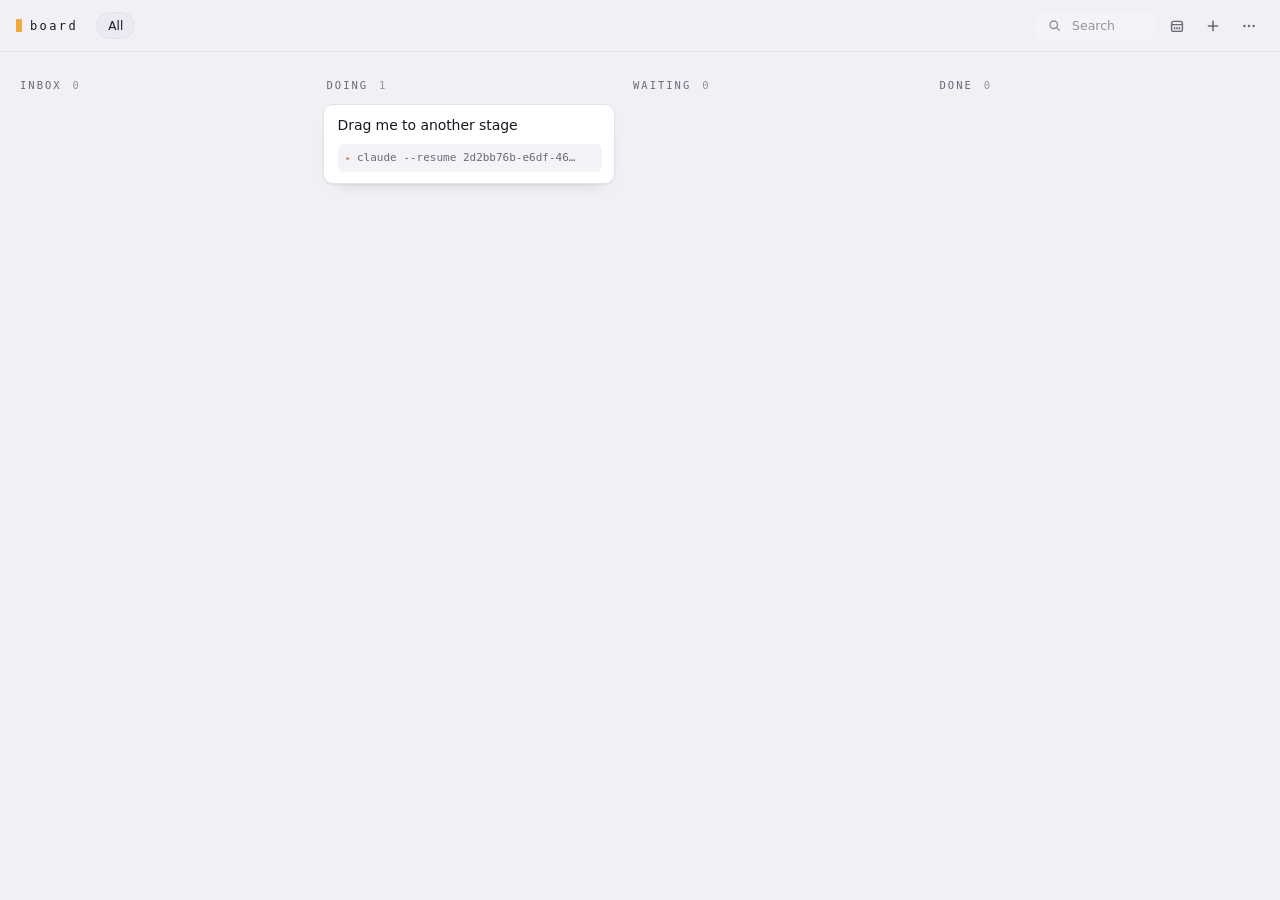
<file: index.html>
<!doctype html>
<html lang="en" data-theme="light">
<head>
<meta charset="utf-8">
<meta name="viewport" content="width=device-width, initial-scale=1, viewport-fit=cover">
<title>board</title>
<link rel="stylesheet" href="styles.css">
<link rel="icon" href="data:image/svg+xml,<svg xmlns='http://www.w3.org/2000/svg' viewBox='0 0 32 32'><rect width='32' height='32' rx='7' fill='%2314131A'/><rect x='9' y='7' width='6' height='18' rx='1.5' fill='%23FFB454'/><rect x='18' y='7' width='6' height='11' rx='1.5' fill='%235B5768'/></svg>">
</head>
<body>

<header class="rail">
  <div class="brand"><span class="blink"></span>board</div>

  <div class="filters" id="filters"></div>

  <div class="tools">
    <label class="search" id="searchWrap">
      <input id="q" type="text" placeholder="Search" spellcheck="false" autocomplete="off">
    </label>
    <button class="icon" id="reportBtn" title="Weekly report &nbsp;R"></button>
    <button class="icon" id="newTask" title="New task &nbsp;N"></button>
    <button class="icon" id="menuBtn" title="More"></button>
  </div>
</header>

<main class="board" id="board"></main>

<div class="scrim" id="scrim" hidden></div>

<!-- task editor -->
<section class="sheet" id="editor" hidden role="dialog" aria-modal="true" aria-label="Task">
  <div class="sheet-body">
    <textarea id="f-title" class="f-title" rows="1" placeholder="What needs doing?" spellcheck="false"></textarea>
    <div class="seg" id="f-stage"></div>
    <textarea id="f-notes" class="f-notes" rows="3" placeholder="Notes"></textarea>

    <div class="field">
      <span class="lbl">Project</span>
      <div class="chooser" id="f-project"></div>
    </div>

    <div class="field">
      <span class="lbl">Session</span>
      <div class="cmd-input" id="f-session-wrap">
        <span class="caret">&#9656;</span>
        <input id="f-session" type="text" spellcheck="false" autocomplete="off" placeholder="claude --resume 2d2bb76b-…">
        <button class="icon sm" id="f-session-copy" title="Copy"></button>
      </div>
    </div>
  </div>

  <footer class="sheet-foot">
    <button class="ghost" id="f-archive">Archive</button>
    <span class="grow"></span>
    <button class="primary" id="f-save">Save</button>
  </footer>
</section>

<!-- weekly report -->
<section class="sheet wide" id="report" hidden role="dialog" aria-modal="true" aria-label="Weekly report">
  <header class="rep-head">
    <div>
      <button class="wk" id="rep-week" aria-haspopup="true">
        <span id="rep-label"></span>
        <svg viewBox="0 0 16 16" fill="none" stroke="currentColor" stroke-width="1.5" stroke-linecap="round" stroke-linejoin="round"><path d="M4.5 6.5L8 10l3.5-3.5"/></svg>
      </button>
      <p class="rep-sum" id="rep-sum"></p>
    </div>
    <span class="grow"></span>
    <button class="icon sm" id="rep-prev" title="Previous week"></button>
    <button class="icon sm" id="rep-next" title="Next week"></button>
    <button class="icon sm gap" id="rep-close" title="Close"></button>
  </header>

  <div class="rep-body" id="rep-body"></div>

  <footer class="sheet-foot">
    <button class="ghost" id="rep-all">Select all</button>
    <span class="count" id="rep-count"></span>
    <span class="grow"></span>
    <button class="ghost" id="rep-copy">Copy markdown</button>
    <button class="primary" id="rep-save">Download .md</button>
  </footer>
</section>

<div class="menu weeks" id="weeks" hidden></div>

<!-- projects -->
<aside class="panel" id="projects" hidden role="dialog" aria-modal="true" aria-label="Projects">
  <header class="panel-head">
    <h2>Projects</h2>
    <button class="icon" data-close></button>
  </header>
  <div class="panel-body" id="proj-list"></div>
  <form class="panel-foot" id="proj-add">
    <input id="proj-name" type="text" placeholder="New project" spellcheck="false" autocomplete="off">
    <button class="primary sm" type="submit">Add</button>
  </form>
</aside>

<!-- archive: everything that has left the board -->
<aside class="panel" id="archive" hidden role="dialog" aria-modal="true" aria-label="Archive">
  <header class="panel-head">
    <h2>Archive</h2>
    <button class="icon" data-close></button>
  </header>
  <div class="panel-body" id="arch-list"></div>
  <footer class="panel-foot arch-foot">
    <span class="arch-n" id="arch-n"></span>
    <span class="grow"></span>
    <button class="ghost danger" id="arch-empty" hidden>Delete all</button>
  </footer>
</aside>

<!-- menu -->
<div class="menu" id="menu" hidden>
  <button data-act="projects">Projects<kbd>P</kbd></button>
  <button data-act="archive">Archive<kbd>A</kbd></button>
  <button data-act="theme">Toggle theme<kbd>T</kbd></button>
  <hr>
  <button data-act="addcol">Add stage</button>
  <button data-act="archive-last" id="act-archive-last">Archive finished</button>
  <hr>
  <button data-act="export">Export backup</button>
  <button data-act="import">Import backup</button>
</div>

<div class="toast" id="toast" hidden>
  <span id="toast-msg"></span>
  <button id="toast-undo">Undo</button>
</div>

<input type="file" id="importFile" accept="application/json,.json" hidden>

<script src="core.js"></script>
<script src="app.js"></script>
</body>
</html>
</file>
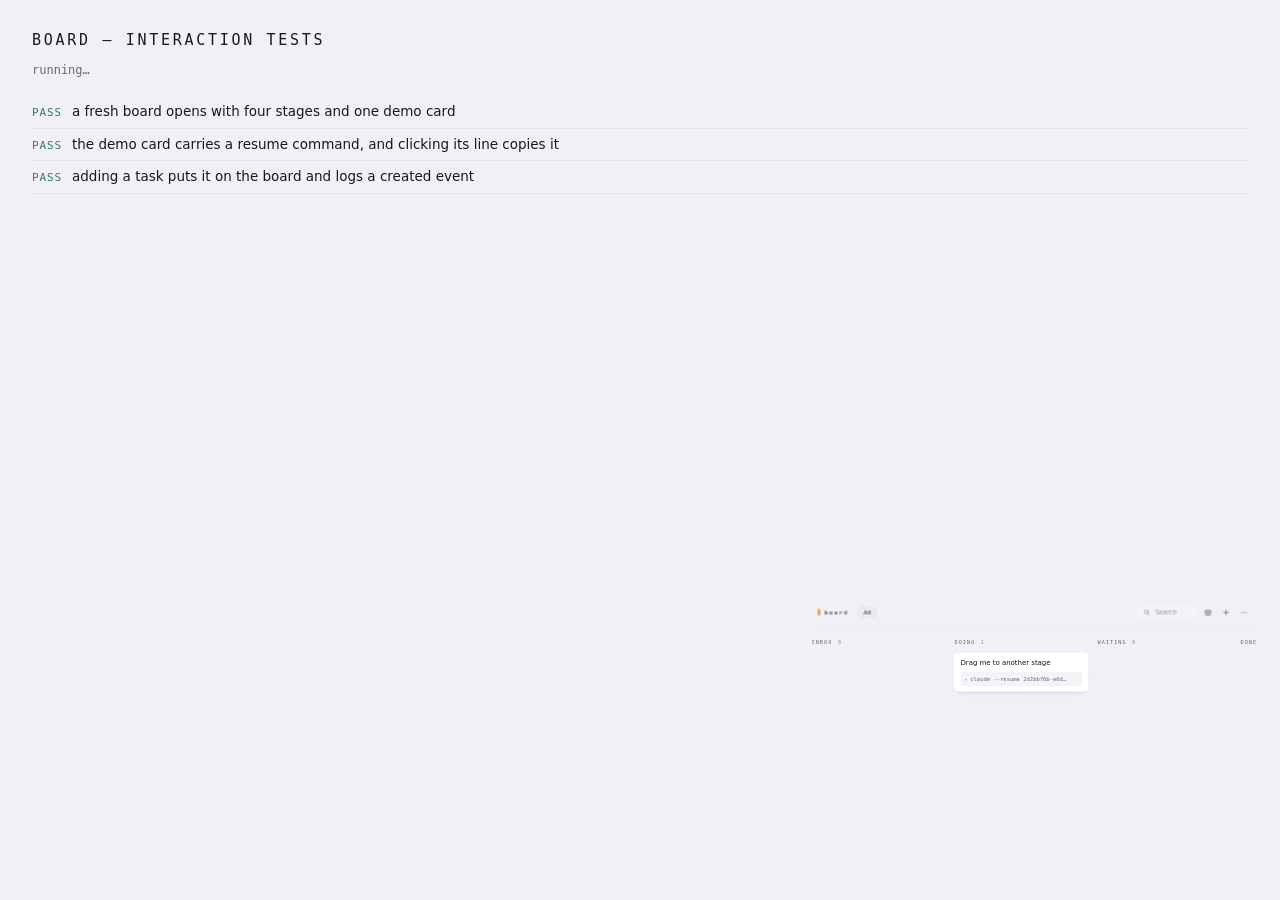
<file: tests/dom.test.html>
<!doctype html>
<html lang="en">
<head>
<meta charset="utf-8">
<title>board — interaction tests</title>
<style>
  body { font: 14px/1.6 "Avenir Next", system-ui, sans-serif; margin: 0; padding: 28px 32px; background: #F1F0F5; color: #191722; }
  h1 { font-size: 15px; letter-spacing: .18em; text-transform: uppercase; font-family: "SF Mono", ui-monospace, monospace; font-weight: 500; margin: 0 0 4px; }
  #sum { font: 400 12px/1 "SF Mono", ui-monospace, monospace; color: #6B6779; margin-bottom: 20px; }
  ol { margin: 0; padding: 0; list-style: none; }
  li { padding: 5px 0; border-bottom: 1px solid #E3E1EB; font-size: 13.5px; }
  li b { font: 500 11px "SF Mono", ui-monospace, monospace; letter-spacing: .08em; margin-right: 10px; }
  .pass b { color: #2E7D5B; }
  .fail { color: #C93B58; }
  .fail b { color: #C93B58; }
  .why { display: block; font: 400 12px/1.5 "SF Mono", ui-monospace, monospace; color: #C93B58; padding-left: 34px; }
  iframe { position: fixed; right: 20px; bottom: 20px; width: 900px; height: 560px; border: 1px solid #E3E1EB; border-radius: 10px; background: #fff; transform: scale(.5); transform-origin: bottom right; }
</style>
</head>
<body>

<h1>board — interaction tests</h1>
<p id="sum">running…</p>
<ol id="out"></ol>

<iframe id="app" src="../index.html?ns=test"></iframe>

<script>
/* Drives the real app in an iframe. Uses ?ns=test so it can never touch a real board.
   Open this file in Chrome; the title and the list below report pass/fail. */

const results = [];
const out = document.getElementById('out');
const sleep = ms => new Promise(r => setTimeout(r, ms));

function record(name, error) {
  results.push({ name, ok: !error, error: error ? String(error.message || error) : null });
  const li = document.createElement('li');
  li.className = error ? 'fail' : 'pass';
  li.innerHTML = `<b>${error ? 'FAIL' : 'PASS'}</b>${name}` + (error ? `<span class="why">${String(error.message || error)}</span>` : '');
  out.append(li);
}

async function test(name, fn) {
  try { await fn(); record(name); }
  catch (err) { record(name, err); }
}

function assert(cond, msg) { if (!cond) throw new Error(msg || 'assertion failed'); }
function eq(actual, expected, msg) {
  if (actual !== expected) throw new Error(`${msg || ''} expected ${JSON.stringify(expected)}, got ${JSON.stringify(actual)}`);
}

const frame = document.getElementById('app');
let W, D;

async function reload() {
  frame.contentWindow.location.reload();
  await new Promise(r => frame.addEventListener('load', r, { once: true }));
  W = frame.contentWindow;
  D = W.document;
  await sleep(60);
}

/** Wipe the test board and reload the app fresh.
    Reloads first so a debounced save from the previous test cannot land
    after the wipe and resurrect the old board. */
async function reset() {
  await reload();
  W.localStorage.removeItem('board.v2.test');
  await reload();
}

const cards = () => [...D.querySelectorAll('.card')];
const cardTitles = col => [...D.querySelectorAll('.col')][col].querySelectorAll('.card h3');
const colOf = title => {
  const card = cards().find(c => c.querySelector('h3').textContent === title);
  return card ? card.closest('.col').querySelector('.col-name').textContent : null;
};

/** Open the report on the current week. On Mondays openReport shows the week
    that just ended, which would hide the activity these tests create today. */
async function openThisWeek() {
  W.openReport();
  await sleep(40);
  const monday = W.BoardCore.mondayOf(W.BoardCore.ymd());
  if (W.__board.repWeek !== monday) {
    W.__board.repWeek = monday;
    W.renderReport(true);
    await sleep(30);
  }
}

async function drag(title, targetColIndex) {
  const card = cards().find(c => c.querySelector('h3').textContent === title);
  const target = [...D.querySelectorAll('.col')][targetColIndex];
  const r = card.getBoundingClientRect();
  const t = target.getBoundingClientRect();
  const P = (type, x, y) => new W.PointerEvent(type, { bubbles: true, clientX: x, clientY: y, button: 0, isPrimary: true });
  card.dispatchEvent(P('pointerdown', r.left + 40, r.top + 15));
  D.dispatchEvent(P('pointermove', r.left + 46, r.top + 25));
  D.dispatchEvent(P('pointermove', t.left + t.width / 2, t.top + 120));
  await sleep(30);
  D.dispatchEvent(P('pointerup', t.left + t.width / 2, t.top + 120));
  await sleep(700); // let the drop flight land and clean up after itself
}

frame.addEventListener('load', async function run() {
  frame.removeEventListener('load', run);
  W = frame.contentWindow;
  D = W.document;
  await sleep(80);

  /* ── the board itself ───────────────────────────────── */

  await test('a fresh board opens with four stages and one demo card', async () => {
    await reset();
    eq(D.querySelectorAll('.col:not(.ghost-col)').length, 4, 'stage count');
    eq(cards().length, 1, 'card count');
    assert(D.querySelector('.card .chip'), 'the demo card shows a session line');
  });

  await test('the demo card carries a resume command, and clicking its line copies it', async () => {
    let copied = null;
    W.navigator.clipboard.writeText = t => { copied = t; return Promise.resolve(); };
    D.querySelector('.card .chip').click();
    await sleep(40);
    assert(/^claude --resume /.test(copied), `copied ${JSON.stringify(copied)}`);
  });

  await test('adding a task puts it on the board and logs a created event', async () => {
    await reset();
    const before = W.__board.state.events.length;
    W.addTask({ title: 'Wire up webhooks', columnId: W.__board.state.columns[0].id });
    await sleep(40);
    assert(cards().some(c => c.querySelector('h3').textContent === 'Wire up webhooks'), 'card is rendered');
    eq(W.__board.state.events.length, before + 1, 'one event logged');
    const e = W.__board.state.events.at(-1);
    eq(e.type, 'created');
    eq(e.to, 'Inbox');
    eq(e.day, W.BoardCore.ymd(), 'stamped with today in Chile');
  });

  await test('the quick composer: Enter chains, leaving saves, Esc discards', async () => {
    await reset();
    const col = W.__board.state.columns[0].id;
    W.openComposer(col);
    await sleep(60);
    const ta = () => D.querySelector('.composer textarea');

    ta().value = 'First thought';
    ta().dispatchEvent(new W.KeyboardEvent('keydown', { key: 'Enter', bubbles: true }));
    await sleep(40);
    assert(W.__board.state.tasks.some(t => t.title === 'First thought'), 'Enter created the card');
    assert(ta(), 'composer stays open for the next one');

    ta().value = 'Second thought';
    ta().dispatchEvent(new W.Event('blur'));
    await sleep(40);
    assert(W.__board.state.tasks.some(t => t.title === 'Second thought'), 'leaving saved the draft');
    assert(!D.querySelector('.composer'), 'composer closed');

    W.openComposer(col);
    await sleep(60);
    ta().value = 'Never mind';
    ta().dispatchEvent(new W.KeyboardEvent('keydown', { key: 'Escape', bubbles: true }));
    await sleep(40);
    assert(!W.__board.state.tasks.some(t => t.title === 'Never mind'), 'Esc still throws the draft away');
    assert(!D.querySelector('.composer'), 'composer closed after Esc');
  });

  /* ── drag ───────────────────────────────────────────── */

  await test('dragging a card to another stage moves it and logs the move', async () => {
    await reset();
    W.addTask({ title: 'Ship the thing', columnId: W.__board.state.columns[0].id });
    await sleep(40);
    const before = W.__board.state.events.length;
    await drag('Ship the thing', 2); // Waiting
    eq(colOf('Ship the thing'), 'Waiting', 'card landed in Waiting');
    eq(W.__board.state.events.length, before + 1, 'exactly one move logged');
    const e = W.__board.state.events.at(-1);
    eq(e.type, 'moved'); eq(e.from, 'Inbox'); eq(e.to, 'Waiting');
  });

  await test('a drag leaves no ghost or placeholder behind', () => {
    eq(D.querySelectorAll('.card-ghost-wrap').length, 0, 'ghosts');
    eq(D.querySelectorAll('.card.dragging-src').length, 0, 'placeholders');
    eq(D.querySelectorAll('.col-body.over').length, 0, 'drop highlights');
  });

  await test('a drag survives a reload', async () => {
    await reload();
    eq(colOf('Ship the thing'), 'Waiting');
  });

  await test('dropping a card back where it started logs nothing', async () => {
    const before = W.__board.state.events.length;
    await drag('Ship the thing', 2); // same column
    eq(W.__board.state.events.length, before, 'no event');
  });

  /* ── paste to capture ───────────────────────────────── */

  await test('pasting a resume command onto the board starts a card with it', async () => {
    const paste = text => {
      const dt = new W.DataTransfer();
      dt.setData('text/plain', text);
      D.dispatchEvent(new W.ClipboardEvent('paste', { clipboardData: dt, bubbles: true, cancelable: true }));
    };
    paste('claude --resume 2d2bb76b-e6df-46c5-b742-8eab8c3c7303');
    await sleep(40);
    eq(D.getElementById('editor').hidden, false, 'editor opened');
    eq(D.getElementById('f-session').value, 'claude --resume 2d2bb76b-e6df-46c5-b742-8eab8c3c7303', 'session filled');
    eq(D.activeElement.id, 'f-title', 'caret waiting in the title');
    W.closeEditor();

    paste('just some notes I copied');
    await sleep(40);
    eq(D.getElementById('editor').hidden, true, 'unrelated text is ignored');
  });

  /* ── the weekly report ──────────────────────────────── */

  await test('the report lists what was created and moved this week', async () => {
    await openThisWeek();
    const rows = [...D.querySelectorAll('.rep-row')];
    const row = rows.find(r => r.textContent.includes('Ship the thing'));
    assert(row, `listed; rows were ${rows.map(r => r.textContent).join(' | ')}`);
    assert(row.classList.contains('on'), 'ticked by default');
    assert(rows.some(r => r.textContent.includes('Drag me')), 'the starter card is listed too');
  });

  await test('its markdown lists finished cards under their projects, nothing else', async () => {
    assert(!W.reportMarkdown().includes('Ship the thing'), 'not exported while still in Waiting');
    W.closeReport();
    W.__board.state.projects.push({ id: 'pr', name: 'ops', color: '#8FB8FF' });
    W.__board.state.tasks.find(t => t.title === 'Ship the thing').projectId = 'pr';
    await drag('Ship the thing', 3); // Done
    await openThisWeek();
    const md = W.reportMarkdown();
    assert(md.startsWith('# Progress — '), md.slice(0, 40));
    assert(md.includes('## ops\n- Ship the thing'), md);
    assert(!md.includes('finished'), 'no summary line');
    assert(!md.includes('→'), 'no stage → stage routes in the export');
    assert(!md.includes('Drag me'), 'unfinished and unassigned cards stay out');
  });

  await test('unticking a row drops it from the markdown', async () => {
    const row = () => [...D.querySelectorAll('.rep-row')].find(r => r.textContent.includes('Ship the thing'));
    row().click();
    await sleep(30);
    assert(!W.reportMarkdown().includes('Ship the thing'), 'excluded once unticked');
    row().click(); // put it back
    await sleep(30);
    assert(W.reportMarkdown().includes('Ship the thing'), 'back when ticked again');
  });

  await test('a round trip within the week is listed but unticked, and stays out of the markdown', async () => {
    W.closeReport();
    await reset();
    W.addTask({ title: 'Went and came back', columnId: W.__board.state.columns[0].id });
    await sleep(40);
    // created in an earlier week, so this week is pure movement
    W.__board.state.events.find(e => e.type === 'created' && e.title === 'Went and came back')
      .day = W.BoardCore.addDays(W.BoardCore.ymd(), -14);
    await drag('Went and came back', 2); // Inbox → Waiting
    await drag('Went and came back', 0); // Waiting → Inbox, net zero
    await openThisWeek();
    const row = [...D.querySelectorAll('.rep-row')].find(r => r.textContent.includes('Went and came back'));
    assert(row, 'still listed');
    assert(row.classList.contains('zero'), 'marked as a round trip');
    assert(!row.classList.contains('on'), 'not ticked');
    assert(!W.reportMarkdown().includes('Went and came back'), 'kept out of the report');
    assert(row.textContent.includes('↺'), 'shown as a return, not as Inbox → Inbox');
  });

  await test('re-dating a row moves it into another week', async () => {
    const entry = W.__board.repEntries.find(e => e.title === 'Went and came back');
    const lastWeek = W.BoardCore.addDays(W.__board.repWeek, -3);
    W.BoardCore.rewriteDay(W.__board.state.events, entry, lastWeek);
    W.renderReport(false);
    await sleep(30);
    assert(!W.__board.repEntries.some(e => e.title === 'Went and came back'), 'gone from this week');
    W.__board.repWeek = W.BoardCore.addDays(W.__board.repWeek, -7);
    W.renderReport(true);
    await sleep(30);
    assert(W.__board.repEntries.some(e => e.title === 'Went and came back'), 'present in the previous week');
  });

  await test('every week with activity is listed, newest first', () => {
    const weeks = W.BoardCore.weeksWithActivity(W.__board.state.events, W.BoardCore.ymd());
    assert(weeks.length >= 2, `expected at least 2 weeks, got ${weeks.length}`);
    assert(weeks[0].monday > weeks[1].monday, 'newest first');
  });

  /* ── the rest of the board ──────────────────────────── */

  await test('deleting a task can be undone', async () => {
    W.closeReport();
    await reset();
    W.addTask({ title: 'Delete me', columnId: W.__board.state.columns[0].id });
    await sleep(40);
    W.snapshot();
    W.__board.state.tasks = W.__board.state.tasks.filter(t => t.title !== 'Delete me');
    W.render();
    assert(!cards().some(c => c.querySelector('h3').textContent === 'Delete me'), 'gone');
    W.undo();
    await sleep(40);
    assert(cards().some(c => c.querySelector('h3').textContent === 'Delete me'), 'back');
  });

  await test('a project filters the board and groups the report', async () => {
    W.__board.state.projects.push({ id: 'px', name: 'crm', color: '#8FB8FF' });
    W.__board.state.tasks.find(t => t.title === 'Delete me').projectId = 'px';
    W.addTask({ title: 'Unassigned work', columnId: W.__board.state.columns[0].id });
    await sleep(30);
    W.__board.state.filter = 'px';
    W.render();
    await sleep(30);
    eq(cards().length, 1, 'only the crm card shows');
    W.__board.state.filter = null;
    W.render();
    await openThisWeek();
    const groups = [...D.querySelectorAll('.rep-group')].map(g => g.textContent);
    assert(groups.includes('crm'), `groups: ${groups}`);
    assert(groups.includes('No project'), `groups: ${groups}`);
    W.closeReport();
  });

  await test('projects can be reordered by their drag handle, and the order sticks', async () => {
    W.__board.state.projects.push({ id: 'py', name: 'aaa', color: '#7FD1AE' });
    W.openProjects();
    await sleep(30);
    const rows = () => [...D.querySelectorAll('#proj-list .prow')];
    eq(rows().map(r => r.querySelector('input').value).join(','), 'crm,aaa', 'panel lists board order');

    const handle = rows()[1].querySelector('.grab');
    const top = rows()[0].getBoundingClientRect();
    const P = (type, x, y) => new W.PointerEvent(type, { bubbles: true, clientX: x, clientY: y, button: 0, isPrimary: true });
    handle.dispatchEvent(P('pointerdown', top.left + 8, top.bottom + 20));
    D.dispatchEvent(P('pointermove', top.left + 8, top.top + 2)); // above the first row's midpoint
    await sleep(20);
    D.dispatchEvent(P('pointerup', top.left + 8, top.top + 2));
    await sleep(30);

    eq(W.__board.state.projects.map(p => p.name).join(','), 'aaa,crm', 'state follows the drop');
    await sleep(200); // save is debounced
    eq(JSON.parse(W.localStorage.getItem('board.v2.test')).projects[0].name, 'aaa', 'persisted');
    W.closeProjects();
  });

  await test('search narrows the board without touching the data', async () => {
    const total = W.__board.state.tasks.length;
    D.getElementById('q').value = 'unassigned';
    D.getElementById('q').dispatchEvent(new W.Event('input'));
    await sleep(40);
    eq(cards().length, 1, 'one match');
    eq(W.__board.state.tasks.length, total, 'nothing deleted');
    D.getElementById('q').value = '';
    D.getElementById('q').dispatchEvent(new W.Event('input'));
    await sleep(40);
    eq(cards().length, total, 'all back');
  });

  await test('the theme toggles and is remembered', async () => {
    const first = D.documentElement.dataset.theme;
    W.toggleTheme();
    assert(D.documentElement.dataset.theme !== first, 'changed');
    await sleep(200);
    eq(JSON.parse(W.localStorage.getItem('board.v2.test')).theme, D.documentElement.dataset.theme, 'persisted');
    W.toggleTheme();
  });

  await test('a stage can be renamed without rewriting past reports', async () => {
    const before = W.__board.state.events.map(e => e.to);
    W.__board.state.columns[0].name = 'Someday';
    W.save();
    W.render();
    await sleep(30);
    const after = W.__board.state.events.map(e => e.to);
    eq(JSON.stringify(after), JSON.stringify(before), 'history untouched');
  });

  /* ── done ───────────────────────────────────────────── */

  W.localStorage.removeItem('board.v2.test');
  const failed = results.filter(r => !r.ok);
  const sum = `${results.length - failed.length} passed · ${failed.length} failed`;
  document.getElementById('sum').textContent = sum;
  document.title = failed.length ? `FAIL ${sum}` : `PASS ${sum}`;
  window.__results = results;
  window.__done = true;
});
</script>
</body>
</html>
</file>
<file: styles.css>
/* board — a local kanban for agent-driven work
   type: the machine speaks in mono (stages, counts, sessions),
         the human speaks in Avenir (titles, notes). */

:root {
  color-scheme: light;

  --bg:        #F1F0F5;
  --surface:   #FFFFFF;
  --raise:     #F4F3F8;
  --raise-hi:  #EBE9F2;
  --line:      #E3E1EB;
  --line-hi:   #C8C5D5;
  --text:      #191722;
  --muted:     #6B6779;
  --faint:     #96919F;
  --accent:    #C07310;
  --accent-fill:#F0A93C;
  --accent-ink:#2B1C05;
  --accent-dim:#E8CBA0;
  --accent-wash:#FBF1E2;
  --danger:    #C93B58;

  --sh-1: 0 1px 2px rgba(28,24,42,.05), 0 8px 20px -16px rgba(28,24,42,.4);
  --sh-2: 0 20px 50px -20px rgba(28,24,42,.26), 0 2px 8px rgba(28,24,42,.06);
  --sh-drag: 0 26px 55px -18px rgba(28,24,42,.32), 0 4px 12px rgba(28,24,42,.1);

  --ui:   "Avenir Next", Avenir, -apple-system, system-ui, sans-serif;
  --mono: "SF Mono", ui-monospace, SFMono-Regular, Menlo, monospace;

  --col-w: 300px;
  --r: 10px;
  --ease: cubic-bezier(.2,.8,.25,1);
}

[data-theme="dark"] {
  color-scheme: dark;

  --bg:        #14131A;
  --surface:   #1C1B24;
  --raise:     #23222D;
  --raise-hi:  #2A2835;
  --line:      #2E2C3A;
  --line-hi:   #413E51;
  --text:      #EFECF4;
  --muted:     #9A94A8;
  --faint:     #6A6579;
  --accent:    #FFB454;
  --accent-fill:#FFB454;
  --accent-ink:#1A1206;
  --accent-dim:#6E5027;
  --accent-wash:#2A2113;
  --danger:    #F0728C;

  --sh-1: 0 1px 2px rgba(0,0,0,.35), 0 8px 22px -14px rgba(0,0,0,.9);
  --sh-2: 0 18px 50px -18px rgba(0,0,0,.75), 0 2px 10px rgba(0,0,0,.35);
  --sh-drag: 0 28px 60px -20px rgba(0,0,0,.85), 0 3px 12px rgba(0,0,0,.4);
}

* { box-sizing: border-box; }

/* class-level `display` outranks the UA stylesheet, so [hidden] needs teeth */
[hidden] { display: none !important; }

html, body {
  height: 100%;
  margin: 0;
}

body {
  background: var(--bg);
  color: var(--text);
  font-family: var(--ui);
  font-size: 14px;
  -webkit-font-smoothing: antialiased;
  overflow: hidden;
}

button, input, textarea {
  font: inherit;
  color: inherit;
}

button {
  background: none;
  border: 0;
  padding: 0;
  cursor: pointer;
}

:focus { outline: none; }

:focus-visible {
  outline: 2px solid var(--accent);
  outline-offset: 2px;
  border-radius: 6px;
}

/* text fields show focus through their own border and caret — a ring on top
   of that is noise, and boxes a heading in amber */
input:focus-visible,
textarea:focus-visible,
[contenteditable]:focus-visible { outline: none; }

.f-title:focus { box-shadow: inset 0 -1px 0 var(--line); }
.prow input:focus { box-shadow: inset 0 -1px 0 var(--line-hi); }

kbd {
  font: 500 10px/1 var(--mono);
  color: var(--faint);
  background: var(--raise);
  border: 1px solid var(--line);
  border-radius: 4px;
  padding: 3px 5px;
}

/* ── rail ──────────────────────────────────────────────── */

.rail {
  height: 52px;
  display: flex;
  align-items: center;
  gap: 18px;
  padding: 0 16px;
  border-bottom: 1px solid var(--line);
  background: color-mix(in srgb, var(--bg) 86%, transparent);
  backdrop-filter: saturate(1.4) blur(10px);
  position: relative;
  z-index: 20;
}

.brand {
  display: flex;
  align-items: center;
  gap: 8px;
  font: 500 12px/1 var(--mono);
  letter-spacing: .2em;
  text-transform: lowercase;
  color: var(--text);
  user-select: none;
  flex: none;
}

.blink {
  width: 6px;
  height: 13px;
  background: var(--accent-fill);
  border-radius: 1px;
  animation: blink 1.15s steps(1) infinite;
}

@keyframes blink { 0%,55% { opacity: 1 } 56%,100% { opacity: 0 } }

.filters {
  display: flex;
  align-items: center;
  gap: 6px;
  flex: 1;
  min-width: 0;
  overflow-x: auto;
  scrollbar-width: none;
  mask-image: linear-gradient(90deg, #000 calc(100% - 24px), transparent);
}
.filters::-webkit-scrollbar { display: none; }

.pill {
  display: inline-flex;
  align-items: center;
  gap: 7px;
  flex: none;
  height: 27px;
  padding: 0 11px;
  border-radius: 999px;
  border: 1px solid transparent;
  color: var(--muted);
  font: 500 12px/1 var(--ui);
  letter-spacing: .01em;
  transition: color .16s, background .16s, border-color .16s;
}
.pill:hover { color: var(--text); background: var(--raise); }
.pill[aria-pressed="true"] { color: var(--text); background: var(--raise-hi); border-color: var(--line); }

.pill .dot {
  width: 7px;
  height: 7px;
  border-radius: 50%;
  background: var(--c, var(--faint));
  flex: none;
  transition: transform .2s var(--ease);
}
.pill[aria-pressed="true"] .dot { transform: scale(1.25); }

.pill.add { color: var(--faint); padding: 0 9px; }
.pill.add:hover { color: var(--accent); }

.tools {
  display: flex;
  align-items: center;
  gap: 6px;
  flex: none;
}

.search {
  display: flex;
  align-items: center;
  height: 30px;
  border-radius: 999px;
  border: 1px solid transparent;
  background: var(--raise);
  padding: 0 12px;
  width: 122px;
  transition: width .28s var(--ease), border-color .18s, background .18s;
}
.search:focus-within { width: 210px; border-color: var(--line-hi); background: var(--surface); }
.search svg {
  width: 15px;
  height: 15px;
  flex: none;
  margin-right: 8px;
  color: var(--faint);
}
.search input {
  width: 100%;
  border: 0;
  background: none;
  font: 400 12.5px/1 var(--ui);
}
.search input::placeholder { color: var(--faint); }

.icon {
  width: 30px;
  height: 30px;
  display: grid;
  place-items: center;
  border-radius: 999px;
  color: var(--muted);
  transition: color .16s, background .16s, transform .16s var(--ease);
}
.icon:hover { color: var(--text); background: var(--raise); }
.icon:active { transform: scale(.92); }
.icon svg { width: 16px; height: 16px; }
.icon.sm { width: 26px; height: 26px; }
.icon.gap { margin-left: 12px; } /* keep close away from the week arrows */
.icon.sm svg { width: 14px; height: 14px; }

/* ── board ─────────────────────────────────────────────── */

.board {
  height: calc(100dvh - 52px);
  display: flex;
  align-items: flex-start;
  gap: 14px;
  padding: 18px 16px 20px;
  overflow-x: auto;
  overflow-y: hidden;
  scroll-snap-type: x proximity;
}
/* snapping fights the drag's own edge-scrolling */
.board.dragging { scroll-snap-type: none; }

/* stages share the width on a big display, and scroll once there are many */
.col {
  flex: 1 1 var(--col-w);
  min-width: 272px;
  max-width: 420px;
  height: 100%;
  display: flex;
  flex-direction: column;
  scroll-snap-align: start;
}

.col-head {
  display: flex;
  align-items: center;
  gap: 8px;
  height: 30px;
  padding: 0 6px 0 4px;
  flex: none;
}

.col-name {
  font: 500 10.5px/1 var(--mono);
  letter-spacing: .19em;
  text-transform: uppercase;
  color: var(--muted);
  border-radius: 4px;
  padding: 3px 3px;
  margin-left: -3px;
  transition: color .16s, background .16s;
}
.col-name:focus { color: var(--text); background: var(--raise); outline: none; }

.col-count {
  font: 400 10.5px/1 var(--mono);
  color: var(--faint);
}

.col-head .grow { flex: 1; }

.col-head .icon {
  opacity: 0;
  transition: opacity .16s, color .16s, background .16s;
}
.col:hover .col-head .icon { opacity: 1; }
.col-head .icon:focus-visible { opacity: 1; }

.col-body {
  flex: 1;
  min-height: 0;
  overflow-y: auto;
  overflow-x: hidden;
  padding: 4px 4px 60px;
  margin: 0 -4px;
  display: flex;
  flex-direction: column;
  gap: 8px;
  border-radius: var(--r);
  transition: background .2s;
}
.col-body::-webkit-scrollbar { width: 8px; }
.col-body::-webkit-scrollbar-thumb { background: var(--line); border-radius: 99px; border: 2px solid transparent; background-clip: content-box; }
.col-body::-webkit-scrollbar-thumb:hover { background: var(--line-hi); background-clip: content-box; }

.col-body.over { background: color-mix(in srgb, var(--raise) 55%, transparent); }

/* Adding a stage is rare, so it gets no standing weight: icon-sized, sitting
   in the header row like every other column control, invisible until the
   pointer is on the board. The ⋯ menu is where you actually go looking. */
.col.ghost-col {
  flex: none;
  min-width: 0;
  width: 22px;
}
.col.ghost-col .add-col {
  width: 22px;
  height: 30px;
  display: grid;
  place-items: center;
  border-radius: 5px;
  color: var(--faint);
  opacity: 0;
  transition: opacity .16s, color .16s, background .16s;
}
.col.ghost-col .add-col svg { width: 13px; height: 13px; }
.board:hover .col.ghost-col .add-col { opacity: .5; }
.col.ghost-col .add-col:hover,
.col.ghost-col .add-col:focus-visible { opacity: 1; color: var(--accent); background: var(--raise); }

/* ── card ──────────────────────────────────────────────── */

.card {
  position: relative;
  background: var(--surface);
  border: 1px solid var(--line);
  border-radius: var(--r);
  padding: 11px 12px 11px 14px;
  cursor: grab;
  touch-action: none;
  box-shadow: var(--sh-1);
  /* no transform here: hover lift fights the FLIP transform and a card landing
     under the cursor snaps. No will-change either — that is a composited layer
     per card at rest; Chrome promotes on its own during animate(). */
  transition: border-color .18s, box-shadow .2s, background .18s;
}
.card:hover { border-color: var(--line-hi); box-shadow: var(--sh-2); }
.card:active { cursor: grabbing; }

.card .edge {
  position: absolute;
  left: 0;
  top: 11px;
  bottom: 11px;
  width: 2px;
  border-radius: 0 2px 2px 0;
  background: var(--c, transparent);
}

.card h3 {
  margin: 0;
  font: 500 14px/1.38 var(--ui);
  letter-spacing: -.005em;
  color: var(--text);
  word-break: break-word;
}

.card .note {
  margin: 5px 0 0;
  font: 400 12.5px/1.45 var(--ui);
  color: var(--muted);
  display: -webkit-box;
  -webkit-line-clamp: 2;
  -webkit-box-orient: vertical;
  overflow: hidden;
}

.card .meta {
  display: flex;
  align-items: center;
  gap: 8px;
  margin-top: 8px;
  font: 400 10.5px/1 var(--mono);
  color: var(--faint);
  letter-spacing: .04em;
}
/* a project name is human-typed, so it speaks in the human's face */
.card .meta .proj { color: var(--c, var(--faint)); font: 500 11px/1 var(--ui); letter-spacing: 0; }
.card .meta .grow { flex: 1; }
.card .meta .age { color: var(--faint); font-variant-numeric: tabular-nums; }

.chip {
  display: flex;
  align-items: center;
  gap: 6px;
  width: 100%;
  margin-top: 9px;
  padding: 6px 7px;
  border-radius: 6px;
  background: var(--raise);
  border: 1px solid transparent;
  color: var(--muted);
  font: 400 11px/1.2 var(--mono);
  text-align: left;
  overflow: hidden;
  position: relative;
  transition: color .16s, background .16s, border-color .16s;
}
.chip:hover { color: var(--text); background: var(--raise-hi); border-color: var(--line-hi); }
.chip > * { position: relative; z-index: 1; } /* above the wash */
.chip .caret { color: var(--accent); flex: none; font-size: 9px; opacity: .85; }
.chip .cmd { flex: 1; white-space: nowrap; overflow: hidden; text-overflow: ellipsis; }
.chip .ci { flex: none; width: 12px; height: 12px; opacity: 0; transition: opacity .16s, color .16s; }
.chip:hover .ci { opacity: .7; }

/* Confirmation must never hide what you just copied, so the command stays put
   and an accent wash runs out from under the caret. */
.chip.copied { border-color: var(--accent-dim); color: var(--text); }
.chip.copied .ci { opacity: 1; color: var(--accent); }
.chip.copied::after {
  content: "";
  position: absolute;
  inset: 0;
  border-radius: inherit;
  background: var(--accent-wash);
  animation: wash 760ms var(--ease) both;
}
@keyframes wash {
  0%   { clip-path: inset(0 100% 0 0); opacity: 1 }
  24%  { clip-path: inset(0 0 0 0);    opacity: 1 }
  100% { clip-path: inset(0 0 0 0);    opacity: 0 }
}

/* a quiet recess, not a dashed outline — dashes are noisy at this density */
.card.dragging-src {
  background: color-mix(in srgb, var(--raise-hi) 70%, transparent);
  border-color: transparent;
  box-shadow: none;
  transform: none;
}
.card.dragging-src > * { opacity: 0; }
.card.landing { visibility: hidden; }

/* the wrapper carries the pointer position, the card inside carries the lift,
   so neither transform has to be recomposed on every move */
.card-ghost-wrap {
  position: fixed;
  left: 0;
  top: 0;
  z-index: 200;
  pointer-events: none;
  will-change: transform;
}

/* scale only — the tilt lives on the wrapper, driven per frame by velocity,
   so it must not be caught by a transition or it lags behind the pointer */
.card-ghost {
  margin: 0;
  box-shadow: var(--sh-drag);
  border-color: var(--line-hi);
  transition: transform .14s var(--ease), box-shadow .18s;
  cursor: grabbing;
}
.card-ghost.lift { transform: scale(1.02); }

.card.enter { animation: cardIn .24s var(--ease) both; }
@keyframes cardIn { from { opacity: 0; transform: translateY(6px) } to { opacity: 1; transform: none } }

/* quick composer */
.composer {
  background: var(--surface);
  border: 1px solid var(--line-hi);
  border-radius: var(--r);
  padding: 10px 12px;
  box-shadow: var(--sh-1);
  animation: cardIn .22s var(--ease) both;
}
.composer textarea {
  width: 100%;
  border: 0;
  background: none;
  resize: none;
  font: 500 14px/1.38 var(--ui);
  overflow: hidden;
}
.composer textarea::placeholder { color: var(--faint); }
.composer .hintline {
  margin-top: 7px;
  font: 400 10px/1 var(--mono);
  color: var(--faint);
  letter-spacing: .06em;
}

/* ── empty state ───────────────────────────────────────── */

/* the slot stays visible so there is always something to aim at; the cursor
   inside it is what says "type" */
.phantom {
  display: flex;
  align-items: center;
  width: 100%;
  height: 46px;
  padding: 0 12px 0 14px;
  border-radius: var(--r);
  border: 1px solid var(--line);
  background: color-mix(in srgb, var(--surface) 55%, transparent);
  transition: background .16s, border-color .16s;
  animation: cardIn .4s var(--ease) both;
}
.phantom:hover { background: var(--surface); border-color: var(--line-hi); }

.tcursor {
  width: 7px;
  height: 15px;
  border-radius: 1px;
  background: var(--accent-fill);
  animation: blink 1.15s steps(1) infinite;
}

/* ── overlays ──────────────────────────────────────────── */

.scrim {
  position: fixed;
  inset: 0;
  z-index: 90;
  background: color-mix(in srgb, var(--bg) 62%, transparent);
  backdrop-filter: blur(3px);
  animation: fade .18s ease both;
}
@keyframes fade { from { opacity: 0 } to { opacity: 1 } }

.sheet {
  position: fixed;
  z-index: 100;
  top: 12vh;
  left: 50%;
  width: min(560px, calc(100vw - 32px));
  transform: translateX(-50%);
  background: var(--surface);
  border: 1px solid var(--line);
  border-radius: 16px;
  box-shadow: var(--sh-2);
  overflow: hidden;
  animation: sheetIn .24s var(--ease) both;
}
@keyframes sheetIn {
  from { opacity: 0; transform: translateX(-50%) translateY(10px) scale(.985) }
  to   { opacity: 1; transform: translateX(-50%) }
}

.sheet-body { padding: 20px 20px 18px; display: flex; flex-direction: column; gap: 14px; }

.f-title {
  width: 100%;
  border: 0;
  background: none;
  resize: none;
  overflow: hidden;
  font: 500 21px/1.3 var(--ui);
  letter-spacing: -.015em;
}
.f-title::placeholder { color: var(--faint); }

.f-notes {
  width: 100%;
  border: 1px solid transparent;
  background: var(--raise);
  border-radius: 8px;
  padding: 10px 11px;
  resize: none;
  font: 400 13px/1.5 var(--ui);
  color: var(--muted);
  transition: border-color .16s, background .16s, color .16s;
}
.f-notes:focus { border-color: var(--line-hi); background: var(--bg); color: var(--text); }
.f-notes::placeholder { color: var(--faint); }

.seg {
  display: flex;
  gap: 2px;
  padding: 3px;
  background: var(--raise);
  border-radius: 999px;
  align-self: flex-start;
  max-width: 100%;
  overflow-x: auto;
  scrollbar-width: none;
}
.seg::-webkit-scrollbar { display: none; }
.seg button {
  padding: 6px 12px;
  border-radius: 999px;
  font: 500 10.5px/1 var(--mono);
  letter-spacing: .15em;
  text-transform: uppercase;
  color: var(--faint);
  white-space: nowrap;
  transition: color .16s, background .16s;
}
.seg button:hover { color: var(--text); }
.seg button[aria-pressed="true"] { color: var(--accent-ink); background: var(--accent-fill); }

.field { display: flex; align-items: flex-start; gap: 14px; }
.field .lbl {
  flex: none;
  width: 62px;
  padding-top: 8px;
  font: 400 10.5px/1 var(--mono);
  letter-spacing: .15em;
  text-transform: uppercase;
  color: var(--faint);
}
.chooser { display: flex; flex-wrap: wrap; gap: 6px; flex: 1; }

.cmd-input {
  flex: 1;
  min-width: 0;
  display: flex;
  align-items: center;
  gap: 7px;
  background: var(--raise);
  border: 1px solid transparent;
  border-radius: 8px;
  padding: 5px 6px 5px 10px;
  transition: border-color .16s, background .16s;
}
.cmd-input:focus-within { border-color: var(--line-hi); background: var(--bg); }
.cmd-input .caret { color: var(--accent); font-size: 9px; flex: none; }
.cmd-input input {
  flex: 1;
  min-width: 0;
  border: 0;
  background: none;
  font: 400 12px/1.4 var(--mono);
}
.cmd-input input::placeholder { color: var(--faint); }
.cmd-input.copied { border-color: var(--accent-dim); }

.sheet-foot {
  display: flex;
  align-items: center;
  gap: 10px;
  padding: 13px 16px 13px 20px;
  border-top: 1px solid var(--line);
  background: color-mix(in srgb, var(--raise) 45%, transparent);
}
.sheet-foot .grow { flex: 1; }

.primary {
  height: 34px;
  padding: 0 18px;
  border-radius: 999px;
  background: var(--accent-fill);
  color: var(--accent-ink);
  font: 600 13px/1 var(--ui);
  letter-spacing: .01em;
  transition: filter .16s, transform .16s var(--ease);
}
.primary:hover { filter: brightness(1.08); }
.primary:active { transform: scale(.97); }
.primary.sm { height: 30px; padding: 0 14px; font-size: 12px; }

.ghost {
  height: 34px;
  padding: 0 13px;
  border-radius: 999px;
  color: var(--faint);
  font: 500 13px/1 var(--ui);
  transition: color .16s, background .16s;
}
.ghost:hover { background: var(--raise); color: var(--text); }
.ghost.danger:hover { color: var(--danger); background: color-mix(in srgb, var(--danger) 12%, transparent); }

.flagbtn {
  width: 32px;
  height: 32px;
  display: grid;
  place-items: center;
  border-radius: 999px;
  color: var(--faint);
  transition: color .16s, background .16s, transform .16s var(--ease);
}
.flagbtn:hover { background: var(--raise); color: var(--text); }
.flagbtn:active { transform: scale(.9); }
.flagbtn[aria-pressed="true"] { color: var(--accent); }
.flagbtn svg { width: 15px; height: 15px; }

/* ── projects panel ────────────────────────────────────── */

.panel {
  position: fixed;
  z-index: 100;
  top: 0;
  right: 0;
  bottom: 0;
  width: min(340px, 92vw);
  background: var(--surface);
  border-left: 1px solid var(--line);
  box-shadow: var(--sh-2);
  display: flex;
  flex-direction: column;
  animation: panelIn .26s var(--ease) both;
}
@keyframes panelIn { from { transform: translateX(14px); opacity: 0 } to { transform: none; opacity: 1 } }

.panel-head {
  display: flex;
  align-items: center;
  height: 52px;
  padding: 0 12px 0 20px;
  border-bottom: 1px solid var(--line);
}
.panel-head h2 {
  flex: 1;
  margin: 0;
  font: 500 11px/1 var(--mono);
  letter-spacing: .19em;
  text-transform: uppercase;
  color: var(--muted);
}

.panel-body { flex: 1; overflow-y: auto; padding: 10px 12px; display: flex; flex-direction: column; gap: 2px; }

.prow {
  display: flex;
  align-items: center;
  gap: 10px;
  padding: 8px 8px;
  border-radius: 8px;
  transition: background .16s;
}
.prow:hover { background: var(--raise); }

.prow .grab {
  flex: none;
  width: 16px;
  height: 16px;
  color: var(--faint);
  cursor: grab;
  touch-action: none;          /* the handle drags the row, never the page */
  opacity: 0;
  transition: opacity .16s;
}
.prow .grab svg { width: 14px; height: 14px; }
.prow:hover .grab { opacity: 1; }

/* the recess a lifted row leaves behind, same language as a dragged card */
.prow.drag-src {
  background: color-mix(in srgb, var(--raise-hi) 70%, transparent);
}
.prow.drag-src > * { opacity: 0; }

.prow-ghost-wrap {
  position: fixed;
  left: 0;
  top: 0;
  z-index: 300;
  pointer-events: none;
  will-change: transform;
}
.prow-ghost {
  margin: 0;
  background: var(--surface);
  border: 1px solid var(--line-hi);
  box-shadow: var(--sh-drag);
  transition: transform .14s var(--ease), box-shadow .18s;
  cursor: grabbing;
}
.prow-ghost.lift { transform: scale(1.02); }
.prow-ghost .grab { opacity: 1; cursor: grabbing; }

/* ── archive row ───────────────────────────────────────── */

.arow {
  --c: transparent;              /* a task with no project still aligns */
  display: flex;
  align-items: center;
  gap: 8px;
  padding: 7px 8px;
  border-radius: 8px;
  transition: background .16s;
}
.arow:hover { background: var(--raise); }
.arow .edge {
  width: 2px;
  align-self: stretch;
  border-radius: 2px;
  background: var(--c);
  flex: none;
}

.arow .atext {
  flex: 1;
  min-width: 0;
  display: flex;
  flex-direction: column;
  gap: 2px;
}
.arow .atitle {
  font: 400 13px/1.35 var(--ui);
  color: var(--muted);
  overflow: hidden;
  text-overflow: ellipsis;
  white-space: nowrap;
}
/* stage name and date came from the system, so they speak mono */
.arow .ameta {
  font: 400 10px/1 var(--mono);
  letter-spacing: .07em;
  color: var(--faint);
}

/* Restore and Delete stay out of the way until the row is under the pointer. */
.arow .ghost.sm {
  opacity: 0;
  flex: none;
  transition: opacity .16s, color .16s, background .16s;
}
.arow:hover .ghost.sm,
.arow .ghost.sm:focus-visible,
.arow .ghost.sm.armed { opacity: 1; }

.ghost.sm {
  height: 26px;
  padding: 0 10px;
  font: 500 12px/1 var(--ui);
}
/* An armed Delete says "Sure?" and holds the danger colour until it times out */
.ghost.danger.armed {
  opacity: 1;
  color: var(--danger);
  background: color-mix(in srgb, var(--danger) 12%, transparent);
}

.arch-foot { align-items: center; }
.arch-foot .grow { flex: 1; }
.arch-n {
  font: 400 11px/1 var(--mono);
  letter-spacing: .07em;
  color: var(--faint);
  padding-left: 4px;
}
.prow .swatch {
  width: 12px;
  height: 12px;
  border-radius: 50%;
  background: var(--c);
  flex: none;
  cursor: pointer;
  transition: transform .18s var(--ease);
}
.prow .swatch:hover { transform: scale(1.2); }
.prow input {
  flex: 1;
  min-width: 0;
  border: 0;
  background: none;
  font: 500 13.5px/1.2 var(--ui);
}
.prow .n {
  font: 400 10.5px/1 var(--mono);
  color: var(--faint);
}
.prow .icon { opacity: 0; }
.prow:hover .icon, .prow .icon:focus-visible { opacity: 1; }
.prow .icon:hover { color: var(--danger); }

/* in-row color palette: the row morphs into the eight choices, spread across
   the width it already had — the list never shifts */
.prow .palette {
  flex: 1;
  display: flex;
  align-items: center;
  justify-content: space-between;
  height: 26px;                /* the height the delete button held */
  padding-right: 4px;
  animation: palIn .18s var(--ease) both;
}
.prow .palette button {
  width: 15px;
  height: 15px;
  border-radius: 50%;
  background: var(--c);
  transition: transform .16s var(--ease), box-shadow .16s;
}
.prow .palette button:hover { transform: scale(1.25); }
.prow .palette button[aria-pressed="true"] { box-shadow: 0 0 0 2px var(--surface), 0 0 0 3px var(--c); }
@keyframes palIn { from { opacity: 0; transform: translateX(-6px); } to { opacity: 1; transform: none; } }

.panel-foot {
  display: flex;
  gap: 8px;
  padding: 12px;
  border-top: 1px solid var(--line);
}
.panel-foot input {
  flex: 1;
  min-width: 0;
  height: 30px;
  padding: 0 12px;
  border-radius: 999px;
  border: 1px solid var(--line);
  background: var(--raise);
  font: 400 13px/1 var(--ui);
  transition: border-color .16s, background .16s;
}
.panel-foot input:focus { border-color: var(--line-hi); background: var(--bg); }

/* ── menu ──────────────────────────────────────────────── */

.menu {
  position: fixed;
  z-index: 110;
  top: 50px;
  right: 14px;
  min-width: 208px;
  padding: 6px;
  background: var(--surface);
  border: 1px solid var(--line);
  border-radius: 12px;
  box-shadow: var(--sh-2);
  animation: menuIn .16s var(--ease) both;
  transform-origin: top right;
}
@keyframes menuIn { from { opacity: 0; transform: scale(.96) translateY(-4px) } to { opacity: 1; transform: none } }

.menu button {
  display: flex;
  align-items: center;
  width: 100%;
  gap: 10px;
  padding: 8px 10px;
  border-radius: 7px;
  font: 400 13px/1 var(--ui);
  color: var(--muted);
  transition: color .14s, background .14s;
}
.menu button kbd { margin-left: auto; }
.menu button:hover { color: var(--text); background: var(--raise); }
.menu hr { border: 0; border-top: 1px solid var(--line); margin: 5px 8px; }

/* ── toast ─────────────────────────────────────────────── */

.toast {
  position: fixed;
  z-index: 120;
  left: 50%;
  bottom: 24px;
  transform: translateX(-50%);
  display: flex;
  align-items: center;
  gap: 14px;
  padding: 9px 10px 9px 16px;
  background: var(--surface);
  border: 1px solid var(--line);
  border-radius: 999px;
  box-shadow: var(--sh-2);
  font: 400 12.5px/1 var(--ui);
  color: var(--muted);
  animation: toastIn .26s var(--ease) both;
}
@keyframes toastIn { from { opacity: 0; transform: translateX(-50%) translateY(12px) } to { opacity: 1; transform: translateX(-50%) } }
.toast.out { animation: toastOut .18s ease-in both; }
@keyframes toastOut { to { opacity: 0; transform: translateX(-50%) translateY(8px) } }

.toast button {
  padding: 5px 12px;
  border-radius: 999px;
  background: var(--raise);
  color: var(--text);
  font: 500 12px/1 var(--ui);
  transition: background .14s, color .14s;
}
.toast button:hover { background: var(--accent-fill); color: var(--accent-ink); }

/* ── weekly report ─────────────────────────────────────── */

.sheet.wide {
  width: min(680px, calc(100vw - 32px));
  top: 9vh;
}

.rep-head {
  display: flex;
  align-items: flex-start;
  gap: 8px;
  padding: 17px 13px 14px 21px;
  border-bottom: 1px solid var(--line);
}

/* a week range is generated, so it speaks in the machine's face like every
   other system string in this modal */
.wk {
  display: flex;
  align-items: center;
  gap: 9px;
  padding: 1px 6px 1px 0;
  font: 500 15px/1.3 var(--mono);
  letter-spacing: .06em;
  text-transform: uppercase;
  color: var(--text);
  border-radius: 7px;
}
.wk svg { width: 15px; height: 15px; color: var(--faint); transition: transform .22s var(--ease), color .16s; }
.wk:hover svg { color: var(--text); }
.wk[aria-expanded="true"] svg { transform: rotate(180deg); }

.rep-sum {
  margin: 6px 0 0;
  font: 400 10.5px/1 var(--mono);
  letter-spacing: .12em;
  text-transform: uppercase;
  color: var(--faint);
}

.rep-body {
  max-height: min(54vh, 440px);
  overflow-y: auto;
  padding: 6px 12px 12px;
}

.rep-group {
  display: flex;
  align-items: center;
  gap: 8px;
  margin: 15px 0 3px;
  padding: 0 10px;
  font: 400 10.5px/1 var(--mono);
  letter-spacing: .17em;
  text-transform: uppercase;
  color: var(--muted);
}
.rep-group:first-child { margin-top: 7px; }
.rep-group .dot { width: 6px; height: 6px; border-radius: 50%; background: var(--c, var(--faint)); }

.rep-row {
  display: flex;
  align-items: center;
  gap: 12px;
  padding: 8px 10px;
  border-radius: 8px;
  cursor: pointer;
  transition: background .14s;
}
.rep-row:hover { background: var(--raise); }

.tick {
  width: 15px;
  height: 15px;
  flex: none;
  display: grid;
  place-items: center;
  border: 1.5px solid var(--line-hi);
  border-radius: 5px;
  color: transparent;
  transition: background .16s, border-color .16s, color .16s;
}
.tick svg { width: 11px; height: 11px; }
.rep-row.on .tick { background: var(--accent-fill); border-color: var(--accent-fill); color: var(--accent-ink); }

.rep-row .rt {
  flex: 1;
  min-width: 0;
  font: 400 13.5px/1.35 var(--ui);
  color: var(--text);
  white-space: nowrap;
  overflow: hidden;
  text-overflow: ellipsis;
}
.rep-row:not(.on) .rt { color: var(--muted); }

.rep-row .rf {
  flex: none;
  font: 400 10.5px/1 var(--mono);
  letter-spacing: .08em;
  text-transform: uppercase;
  color: var(--muted);
}
.rep-row .rf i { font-style: normal; color: var(--faint); padding: 0 4px; }
.rep-row.zero .rt, .rep-row.zero .rf { color: var(--faint); }

.rep-row .rd {
  flex: none;
  width: 58px;
  text-align: right;
  white-space: nowrap;
  padding: 4px 4px;
  border-radius: 5px;
  font: 400 10.5px/1 var(--mono);
  letter-spacing: .06em;
  text-transform: uppercase;
  color: var(--faint);
  transition: color .14s, background .14s;
}
.rep-row .rd:hover { color: var(--text); background: var(--raise-hi); }
.rep-row input[type="date"] {
  flex: none;
  width: 122px;
  padding: 2px 5px;
  border: 1px solid var(--accent-dim);
  border-radius: 6px;
  background: var(--surface);
  font: 400 11px/1.3 var(--mono);
}

.rep-empty {
  padding: 46px 0 50px;
  text-align: center;
  font: 400 11px/1 var(--mono);
  letter-spacing: .17em;
  text-transform: uppercase;
  color: var(--faint);
}

.sheet-foot .count {
  font: 400 10.5px/1 var(--mono);
  letter-spacing: .08em;
  color: var(--faint);
}

button[disabled] { opacity: .4; pointer-events: none; }

.menu.weeks { min-width: 244px; max-height: 336px; overflow-y: auto; }
.menu.weeks button { justify-content: space-between; font-variant-numeric: tabular-nums; }
.menu.weeks button .c { font: 400 10.5px/1 var(--mono); color: var(--faint); }
.menu.weeks button[aria-pressed="true"] { color: var(--text); background: var(--raise); }
.menu.weeks button[aria-pressed="true"] .c { color: var(--accent); }

/* ── responsive ────────────────────────────────────────── */

@media (max-width: 640px) {
  .rail { gap: 10px; padding: 0 10px; }
  .brand { display: none; }
  .search { width: 34px; padding: 0 10px; }
  .search:focus-within { width: 160px; }
  .board { gap: 10px; padding: 14px 10px 16px; }
  .col { width: min(84vw, var(--col-w)); }
  .sheet { top: auto; bottom: 0; border-radius: 16px 16px 0 0; width: 100vw; }
  @keyframes sheetIn {
    from { opacity: 0; transform: translateX(-50%) translateY(18px) }
    to   { opacity: 1; transform: translateX(-50%) }
  }
}

@media (prefers-reduced-motion: reduce) {
  *, *::before, *::after {
    animation-duration: .001ms !important;
    animation-iteration-count: 1 !important;
    transition-duration: .001ms !important;
  }
}
</file>
